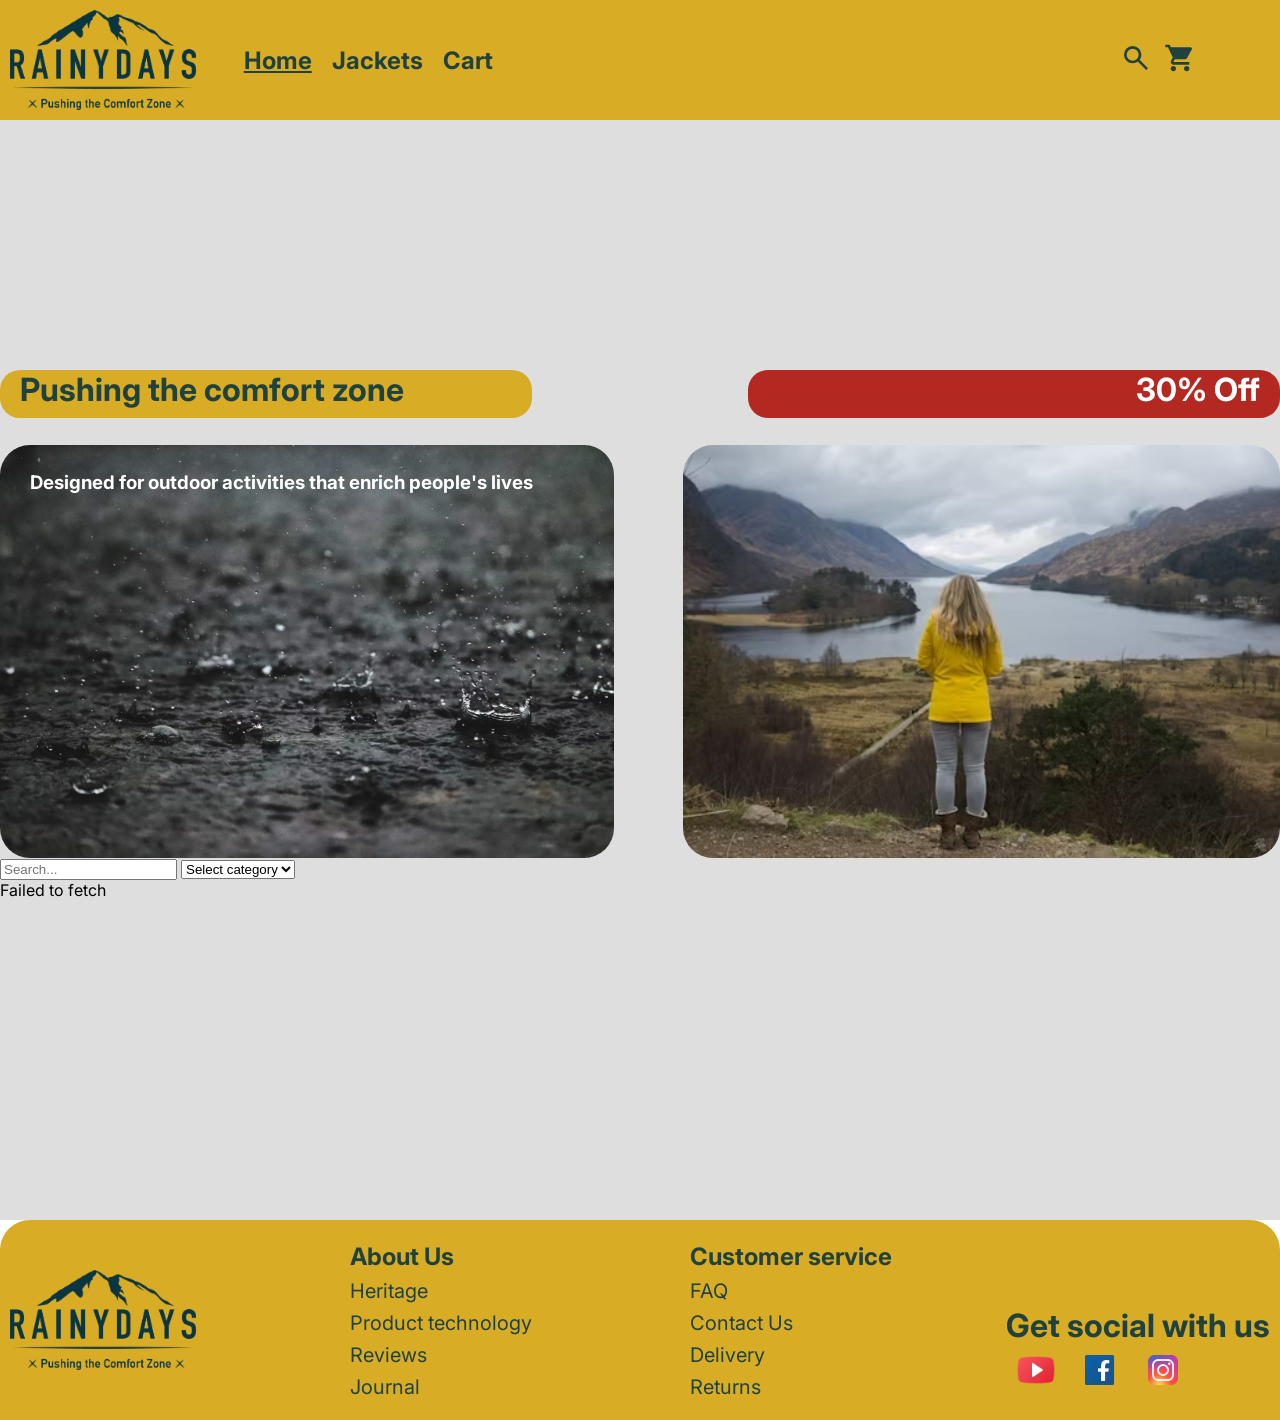
<file: index.html>
<!DOCTYPE html>
<html lang="en">
  <head>
    <meta charset="UTF-8" />
    <meta name="viewport" content="width=device-width, initial-scale=1.0" />
    <title>Rainy Days Homepage</title>
    <meta
      name="description"
      content="The home page to Rainy Days jackets. Mid range prices for durable rain jackets."
    />
    <link href="css/styles.css" rel="stylesheet" />
    <link rel="preconnect" href="https://fonts.googleapis.com" />
    <link rel="preconnect" href="https://fonts.gstatic.com" crossorigin />
    <link
      href="https://fonts.googleapis.com/css2?family=Inter:wght@100..900&display=swap"
      rel="stylesheet"
    />
    <script src="js/script.js" type="module"></script>
  </head>
  <body>
    <header>
      <img class="logo" src="images/RainyDays_Logo.png" alt="Rainy Days Logo" />
      <nav>
        <ul>
          <li class="active-nav"><a href="index.html">Home</a></li>
          <li class="hover-nav"><a href="shop.html">Jackets</a></li>
          <li class="hover-nav"><a href="cart.html">Cart</a></li>
        </ul>
      </nav>
      <div class="icons">
        <svg
          class="header-icon"
          xmlns="http://www.w3.org/2000/svg"
          width="1em"
          height="1em"
          viewBox="0 0 24 24"
        >
          <path
            fill="currentColor"
            d="m19.6 21l-6.3-6.3q-.75.6-1.725.95T9.5 16q-2.725 0-4.612-1.888T3 9.5q0-2.725 1.888-4.612T9.5 3q2.725 0 4.613 1.888T16 9.5q0 1.1-.35 2.075T14.7 13.3l6.3 6.3zM9.5 14q1.875 0 3.188-1.312T14 9.5q0-1.875-1.312-3.187T9.5 5Q7.625 5 6.313 6.313T5 9.5q0 1.875 1.313 3.188T9.5 14"
          />
        </svg>
        <a href="checkout.html"
          ><svg
            class="header-icon"
            xmlns="http://www.w3.org/2000/svg"
            width="1em"
            height="1em"
            viewBox="0 0 24 24"
          >
            <path
              fill="currentColor"
              d="M7 22q-.825 0-1.412-.587T5 20q0-.825.588-1.412T7 18q.825 0 1.413.588T9 20q0 .825-.587 1.413T7 22m10 0q-.825 0-1.412-.587T15 20q0-.825.588-1.412T17 18q.825 0 1.413.588T19 20q0 .825-.587 1.413T17 22M5.2 4h14.75q.575 0 .875.513t.025 1.037l-3.55 6.4q-.275.5-.737.775T15.55 13H8.1L7 15h12v2H7q-1.125 0-1.7-.987t-.05-1.963L6.6 11.6L3 4H1V2h3.25z"
            />
          </svg>
        </a>
      </div>
    </header>
    <main class="main-index-flex">
      <section class="slogan">
        <h1 class="h1-index">Pushing the comfort zone</h1>
        <h2 class="h2-index">30% Off</h2>
      </section>
      <section class="homepage-images">
        <div class="banner-index">
          <img
            src="images/Raindrops.jpg"
            class="banner-image"
            alt="Black and white picture of raindrops falling into a puddle"
          />
          <div class="banner-content">
            <h3>Designed for outdoor activities that enrich people's lives</h3>
          </div>
        </div>
        <img
          src="images/RainWoman.jpg"
          class="index-image"
          alt="Woman standing on a hill looking over a lake surrounded by mountains"
        />
      </section>
      <section>
        <input id="search" placeholder="Search..." />
        <select id="category">
          <option value="">Select category</option>
          <option value="male">Male</option>
          <option value="female">Female</option>
        </select>
        <div id="jackets-container" class="jackets-container">
          <p>Loading jackets...</p>
        </div>
      </section>
    </main>
    <footer>
      <img class="logo" src="images/RainyDays_Logo.png" alt="Rainy Days Logo" />
      <ul>
        <li class="footer-li hover-nav"><a href="about.html">About Us</a></li>
        <li class="hover-nav">Heritage</li>
        <li class="hover-nav">Product technology</li>
        <li class="hover-nav">Reviews</li>
        <li class="hover-nav">Journal</li>
      </ul>
      <ul>
        <li class="footer-li hover-nav">Customer service</li>
        <li class="hover-nav">FAQ</li>
        <li class="hover-nav"><a href="contact.html">Contact Us</a></li>
        <li class="hover-nav">Delivery</li>
        <li class="hover-nav">Returns</li>
      </ul>
      <div class="social-media">
        <h3>Get social with us</h3>
        <div>
          <img
            class="social-media-icon"
            src="images/youtube-icon.png"
            alt="Youtube icon"
          />
          <img
            class="social-media-icon"
            src="images/facebook-icon.png"
            alt="Facebook icon"
          />
          <img
            class="social-media-icon"
            src="images/instagram-icon.png"
            alt="Instagram icon"
          />
        </div>
      </div>
    </footer>
  </body>
</html>
</file>
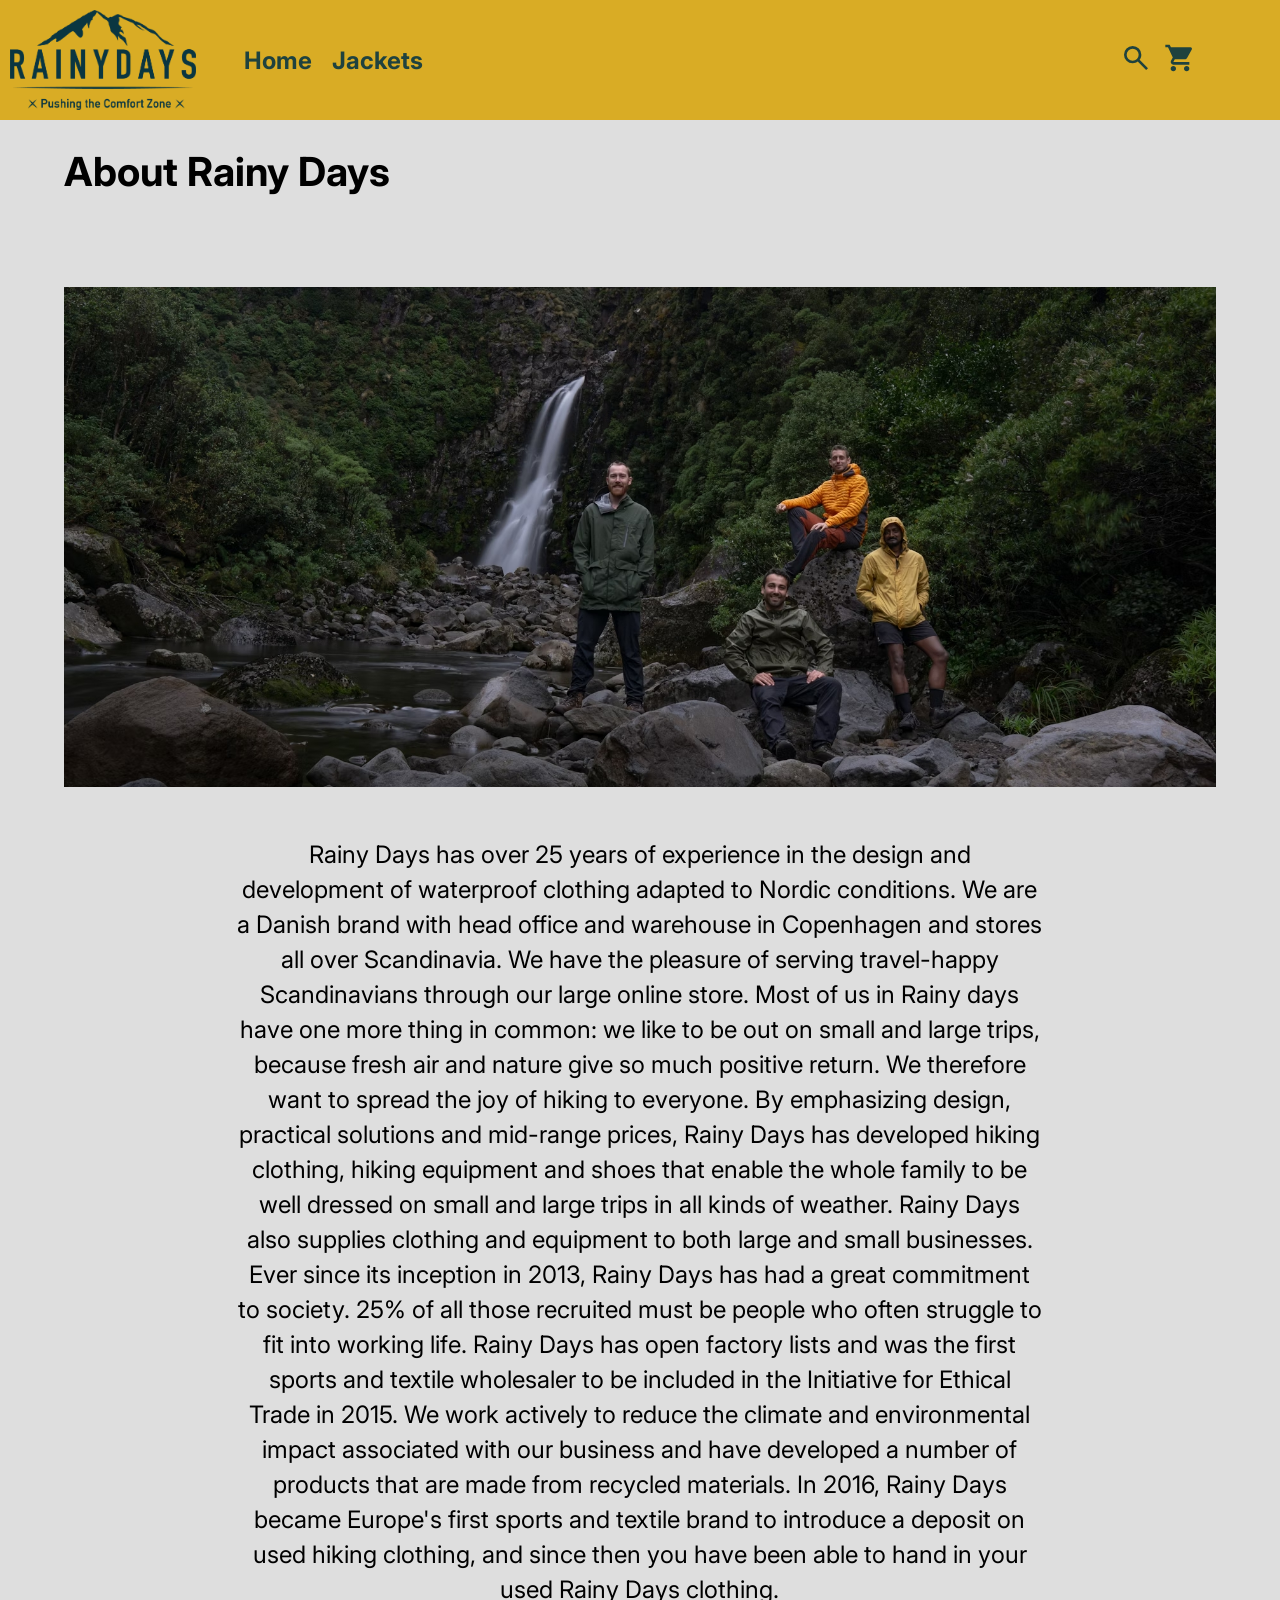
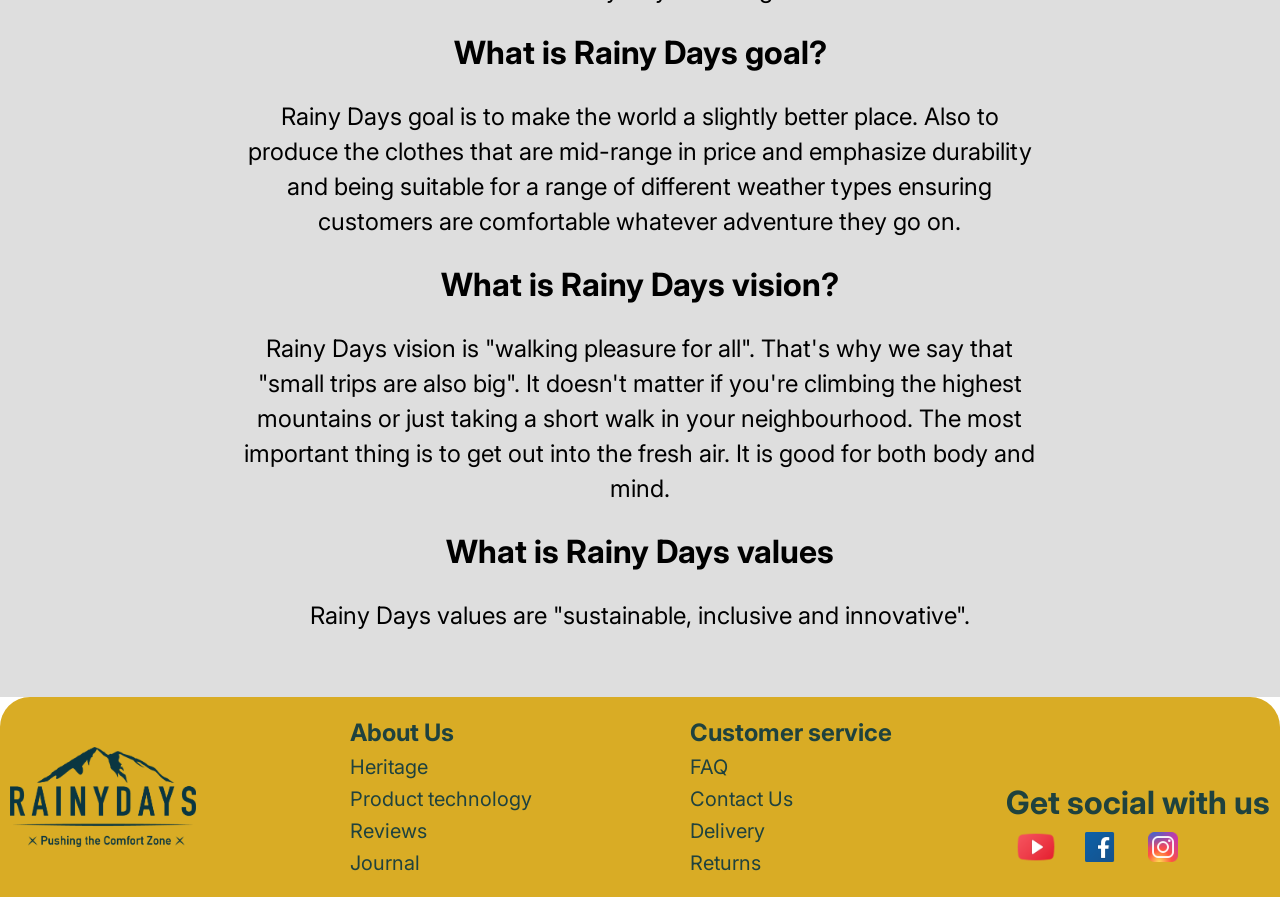
<file: about.html>
<!DOCTYPE html>
<html lang="en">
  <head>
    <meta charset="UTF-8" />
    <meta name="viewport" content="width=device-width, initial-scale=1.0" />
    <title>Rainy Days About Us</title>
    <meta name="description" content="Info about Rainy Days rain jackets." />
    <link href="css/styles.css" rel="stylesheet" />
    <link rel="preconnect" href="https://fonts.googleapis.com" />
    <link rel="preconnect" href="https://fonts.gstatic.com" crossorigin />
    <link
      href="https://fonts.googleapis.com/css2?family=Inter:wght@100..900&display=swap"
      rel="stylesheet"
    />
  </head>
  <body>
    <header>
      <img class="logo" src="images/RainyDays_Logo.png" alt="Rainy Days Logo" />
      <nav>
        <ul>
          <li class="hover-nav"><a href="index.html">Home</a></li>
          <li class="hover-nav"><a href="shop.html">Jackets</a></li>
        </ul>
      </nav>
      <div class="icons">
        <svg
          class="header-icon"
          xmlns="http://www.w3.org/2000/svg"
          width="1em"
          height="1em"
          viewBox="0 0 24 24"
        >
          <path
            fill="currentColor"
            d="m19.6 21l-6.3-6.3q-.75.6-1.725.95T9.5 16q-2.725 0-4.612-1.888T3 9.5q0-2.725 1.888-4.612T9.5 3q2.725 0 4.613 1.888T16 9.5q0 1.1-.35 2.075T14.7 13.3l6.3 6.3zM9.5 14q1.875 0 3.188-1.312T14 9.5q0-1.875-1.312-3.187T9.5 5Q7.625 5 6.313 6.313T5 9.5q0 1.875 1.313 3.188T9.5 14"
          />
        </svg>
        <a href="checkout.html"
          ><svg
            class="header-icon"
            xmlns="http://www.w3.org/2000/svg"
            width="1em"
            height="1em"
            viewBox="0 0 24 24"
          >
            <path
              fill="currentColor"
              d="M7 22q-.825 0-1.412-.587T5 20q0-.825.588-1.412T7 18q.825 0 1.413.588T9 20q0 .825-.587 1.413T7 22m10 0q-.825 0-1.412-.587T15 20q0-.825.588-1.412T17 18q.825 0 1.413.588T19 20q0 .825-.587 1.413T17 22M5.2 4h14.75q.575 0 .875.513t.025 1.037l-3.55 6.4q-.275.5-.737.775T15.55 13H8.1L7 15h12v2H7q-1.125 0-1.7-.987t-.05-1.963L6.6 11.6L3 4H1V2h3.25z"
            />
          </svg>
        </a>
      </div>
    </header>
    <main>
      <h1 class="h1-about-us">About Rainy Days</h1>
      <section class="section-about-flex">
        <img
          src="images/Waterfall.jpg"
          class="about-image"
          alt="Four men sitting on rocks, in front of a waterfall in the woods"
        />
        <article class="article-about-us">
          Rainy Days has over 25 years of experience in the design and
          development of waterproof clothing adapted to Nordic conditions. We
          are a Danish brand with head office and warehouse in Copenhagen and
          stores all over Scandinavia. We have the pleasure of serving
          travel-happy Scandinavians through our large online store. Most of us
          in Rainy days have one more thing in common: we like to be out on
          small and large trips, because fresh air and nature give so much
          positive return. We therefore want to spread the joy of hiking to
          everyone. By emphasizing design, practical solutions and mid-range
          prices, Rainy Days has developed hiking clothing, hiking equipment and
          shoes that enable the whole family to be well dressed on small and
          large trips in all kinds of weather. Rainy Days also supplies clothing
          and equipment to both large and small businesses. Ever since its
          inception in 2013, Rainy Days has had a great commitment to society.
          25% of all those recruited must be people who often struggle to fit
          into working life. Rainy Days has open factory lists and was the first
          sports and textile wholesaler to be included in the Initiative for
          Ethical Trade in 2015. We work actively to reduce the climate and
          environmental impact associated with our business and have developed a
          number of products that are made from recycled materials. In 2016,
          Rainy Days became Europe's first sports and textile brand to introduce
          a deposit on used hiking clothing, and since then you have been able
          to hand in your used Rainy Days clothing.
        </article>
        <h2 class="h2-about-us">What is Rainy Days goal?</h2>
        <article class="article-about-us">
          Rainy Days goal is to make the world a slightly better place. Also to
          produce the clothes that are mid-range in price and emphasize
          durability and being suitable for a range of different weather types
          ensuring customers are comfortable whatever adventure they go on.
        </article>
        <h2 class="h2-about-us">What is Rainy Days vision?</h2>
        <article class="article-about-us">
          Rainy Days vision is "walking pleasure for all". That's why we say
          that "small trips are also big". It doesn't matter if you're climbing
          the highest mountains or just taking a short walk in your
          neighbourhood. The most important thing is to get out into the fresh
          air. It is good for both body and mind.
        </article>
        <h2 class="h2-about-us">What is Rainy Days values</h2>
        <article class="article-about-us">
          Rainy Days values are "sustainable, inclusive and innovative".
        </article>
      </section>
    </main>
    <footer>
      <img class="logo" src="images/RainyDays_Logo.png" alt="Rainy Days Logo" />
      <ul>
        <li class="footer-li hover-nav"><a href="about.html">About Us</a></li>
        <li class="hover-nav">Heritage</li>
        <li class="hover-nav">Product technology</li>
        <li class="hover-nav">Reviews</li>
        <li class="hover-nav">Journal</li>
      </ul>
      <ul>
        <li class="footer-li hover-nav">Customer service</li>
        <li class="hover-nav">FAQ</li>
        <li class="hover-nav"><a href="contact.html">Contact Us</a></li>
        <li class="hover-nav">Delivery</li>
        <li class="hover-nav">Returns</li>
      </ul>
      <div class="social-media">
        <h3>Get social with us</h3>
        <div>
          <img
            class="social-media-icon"
            src="images/youtube-icon.png"
            alt="Youtube icon"
          />
          <img
            class="social-media-icon"
            src="images/facebook-icon.png"
            alt="Facebook icon"
          />
          <img
            class="social-media-icon"
            src="images/instagram-icon.png"
            alt="Instagram icon"
          />
        </div>
      </div>
    </footer>
  </body>
</html>
</file>
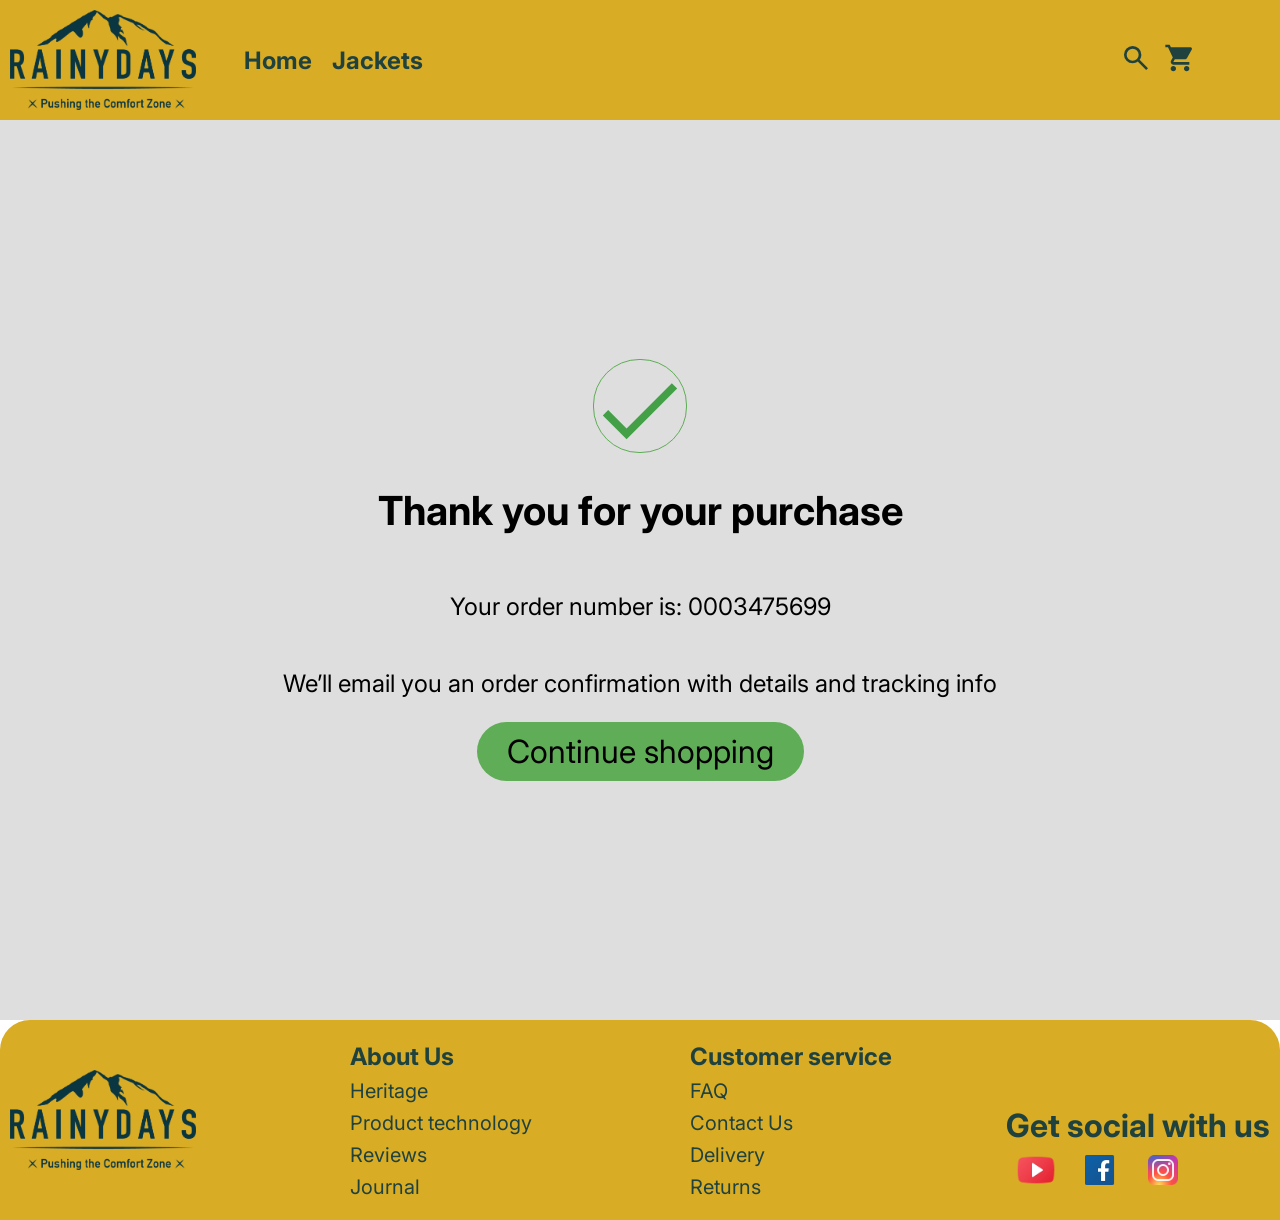
<file: checkout-success.html>
<!DOCTYPE html>
<html lang="en">
  <head>
    <meta charset="UTF-8" />
    <meta name="viewport" content="width=device-width, initial-scale=1.0" />
    <title>Rainy Days Checkout Success</title>
    <meta
      name="description"
      content="Checkout succes page for Rainy Days jacket."
    />
    <link href="css/styles.css" rel="stylesheet" />
    <link rel="preconnect" href="https://fonts.googleapis.com" />
    <link rel="preconnect" href="https://fonts.gstatic.com" crossorigin />
    <link
      href="https://fonts.googleapis.com/css2?family=Inter:wght@100..900&display=swap"
      rel="stylesheet"
    />
  </head>
  <body>
    <header>
      <img class="logo" src="images/RainyDays_Logo.png" alt="Rainy Days Logo" />
      <nav>
        <ul>
          <li class="hover-nav"><a href="index.html">Home</a></li>
          <li class="hover-nav"><a href="shop.html">Jackets</a></li>
        </ul>
      </nav>
      <div class="icons">
        <svg
          class="header-icon"
          xmlns="http://www.w3.org/2000/svg"
          width="1em"
          height="1em"
          viewBox="0 0 24 24"
        >
          <path
            fill="currentColor"
            d="m19.6 21l-6.3-6.3q-.75.6-1.725.95T9.5 16q-2.725 0-4.612-1.888T3 9.5q0-2.725 1.888-4.612T9.5 3q2.725 0 4.613 1.888T16 9.5q0 1.1-.35 2.075T14.7 13.3l6.3 6.3zM9.5 14q1.875 0 3.188-1.312T14 9.5q0-1.875-1.312-3.187T9.5 5Q7.625 5 6.313 6.313T5 9.5q0 1.875 1.313 3.188T9.5 14"
          />
        </svg>
        <a href="checkout.html"
          ><svg
            class="header-icon"
            xmlns="http://www.w3.org/2000/svg"
            width="1em"
            height="1em"
            viewBox="0 0 24 24"
          >
            <path
              fill="currentColor"
              d="M7 22q-.825 0-1.412-.587T5 20q0-.825.588-1.412T7 18q.825 0 1.413.588T9 20q0 .825-.587 1.413T7 22m10 0q-.825 0-1.412-.587T15 20q0-.825.588-1.412T17 18q.825 0 1.413.588T19 20q0 .825-.587 1.413T17 22M5.2 4h14.75q.575 0 .875.513t.025 1.037l-3.55 6.4q-.275.5-.737.775T15.55 13H8.1L7 15h12v2H7q-1.125 0-1.7-.987t-.05-1.963L6.6 11.6L3 4H1V2h3.25z"
            />
          </svg>
        </a>
      </div>
    </header>
    <main class="checkout-success-flex">
      <section class="checkout-success-section">
        <svg
          class="checkout-success-checkmark"
          xmlns="http://www.w3.org/2000/svg"
          width="1em"
          height="1em"
          viewBox="0 0 48 48"
        >
          <path
            fill="#43a047"
            d="M40.6 12.1L17 35.7l-9.6-9.6L4.6 29L17 41.3l26.4-26.4z"
          />
        </svg>
        <h1 class="checkout-success-h1">Thank you for your purchase</h1>
        <p class="order-confirmation">Your order number is: 0003475699</p>
        <p class="order-confirmation">
          We’ll email you an order confirmation with details and tracking info
        </p>
        <a href="shop.html" class="cta-checkout-success">Continue shopping</a>
      </section>
    </main>
    <footer>
      <img class="logo" src="images/RainyDays_Logo.png" alt="Rainy Days Logo" />
      <ul>
        <li class="footer-li hover-nav"><a href="about.html">About Us</a></li>
        <li class="hover-nav">Heritage</li>
        <li class="hover-nav">Product technology</li>
        <li class="hover-nav">Reviews</li>
        <li class="hover-nav">Journal</li>
      </ul>
      <ul>
        <li class="footer-li hover-nav">Customer service</li>
        <li class="hover-nav">FAQ</li>
        <li class="hover-nav"><a href="contact.html">Contact Us</a></li>
        <li class="hover-nav">Delivery</li>
        <li class="hover-nav">Returns</li>
      </ul>
      <div class="social-media">
        <h3>Get social with us</h3>
        <div>
          <img
            class="social-media-icon"
            src="images/youtube-icon.png"
            alt="Youtube icon"
          />
          <img
            class="social-media-icon"
            src="images/facebook-icon.png"
            alt="Facebook icon"
          />
          <img
            class="social-media-icon"
            src="images/instagram-icon.png"
            alt="Instagram icon"
          />
        </div>
      </div>
    </footer>
  </body>
</html>
</file>
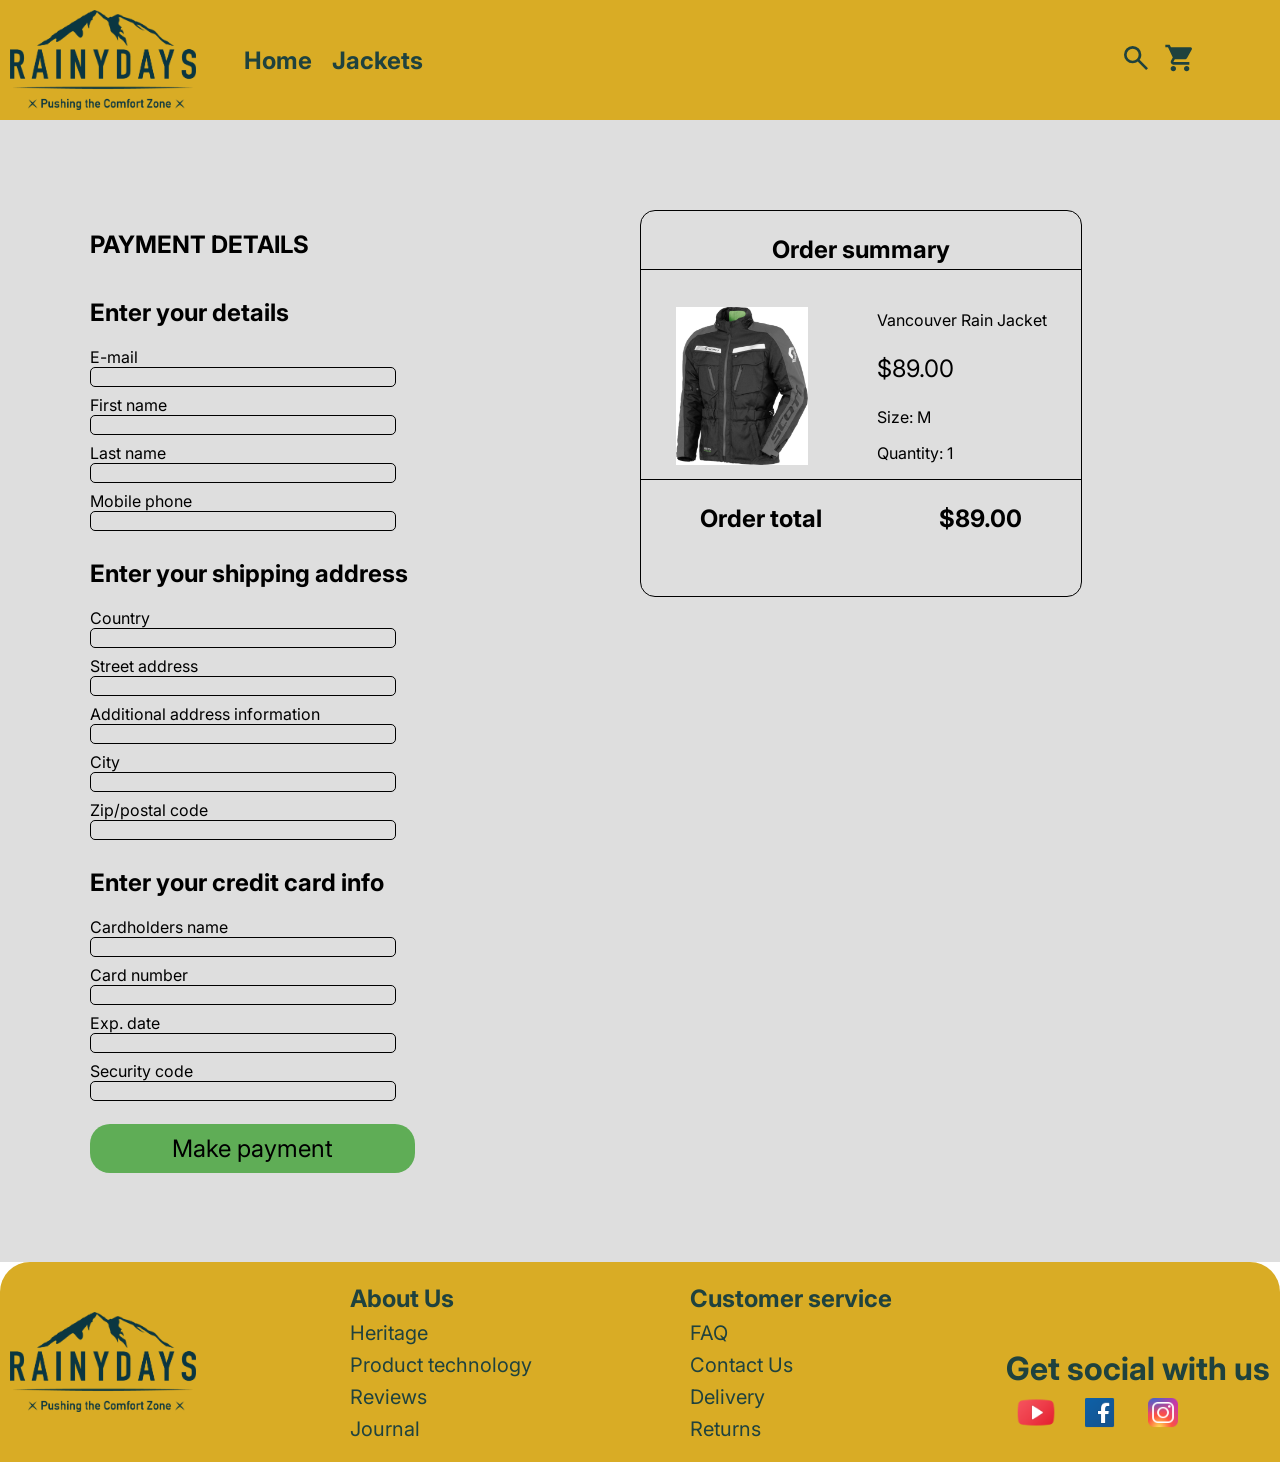
<file: checkout.html>
<!DOCTYPE html>
<html lang="en">
  <head>
    <meta charset="UTF-8" />
    <meta name="viewport" content="width=device-width, initial-scale=1.0" />
    <title>Rainy Days Checkout Page</title>
    <meta
      name="description"
      content="Checkout page and order summary for Rainy Days product."
    />
    <link href="css/styles.css" rel="stylesheet" />
    <link rel="preconnect" href="https://fonts.googleapis.com" />
    <link rel="preconnect" href="https://fonts.gstatic.com" crossorigin />
    <link
      href="https://fonts.googleapis.com/css2?family=Inter:wght@100..900&display=swap"
      rel="stylesheet"
    />
  </head>
  <body>
    <header>
      <img class="logo" src="images/RainyDays_Logo.png" alt="Rainy Days Logo" />
      <nav>
        <ul>
          <li class="hover-nav"><a href="index.html">Home</a></li>
          <li class="hover-nav"><a href="shop.html">Jackets</a></li>
        </ul>
      </nav>
      <div class="icons">
        <svg
          class="header-icon"
          xmlns="http://www.w3.org/2000/svg"
          width="1em"
          height="1em"
          viewBox="0 0 24 24"
        >
          <path
            fill="currentColor"
            d="m19.6 21l-6.3-6.3q-.75.6-1.725.95T9.5 16q-2.725 0-4.612-1.888T3 9.5q0-2.725 1.888-4.612T9.5 3q2.725 0 4.613 1.888T16 9.5q0 1.1-.35 2.075T14.7 13.3l6.3 6.3zM9.5 14q1.875 0 3.188-1.312T14 9.5q0-1.875-1.312-3.187T9.5 5Q7.625 5 6.313 6.313T5 9.5q0 1.875 1.313 3.188T9.5 14"
          />
        </svg>
        <a href="checkout.html"
          ><svg
            class="header-icon"
            xmlns="http://www.w3.org/2000/svg"
            width="1em"
            height="1em"
            viewBox="0 0 24 24"
          >
            <path
              fill="currentColor"
              d="M7 22q-.825 0-1.412-.587T5 20q0-.825.588-1.412T7 18q.825 0 1.413.588T9 20q0 .825-.587 1.413T7 22m10 0q-.825 0-1.412-.587T15 20q0-.825.588-1.412T17 18q.825 0 1.413.588T19 20q0 .825-.587 1.413T17 22M5.2 4h14.75q.575 0 .875.513t.025 1.037l-3.55 6.4q-.275.5-.737.775T15.55 13H8.1L7 15h12v2H7q-1.125 0-1.7-.987t-.05-1.963L6.6 11.6L3 4H1V2h3.25z"
            />
          </svg>
        </a>
      </div>
    </header>
    <main class="main-grid-checkout">
      <section class="section-flex-checkout">
        <h1>PAYMENT DETAILS</h1>
        <h2>Enter your details</h2>
        <div>
          <label for="email">E-mail</label>
          <input type="text" class="form-input checkout-input" id="email" />
          <label for="firstname">First name</label>
          <input type="text" class="form-input checkout-input" id="firstname" />
          <label for="lastname">Last name</label>
          <input type="text" class="form-input checkout-input" id="lastname" />
          <label for="mobilephone">Mobile phone</label>
          <input
            type="text"
            class="form-input checkout-input"
            id="mobilephone"
          />
        </div>
        <h2>Enter your shipping address</h2>
        <div>
          <label for="country">Country</label>
          <input type="text" class="form-input checkout-input" id="country" />
          <label for="streetaddress">Street address</label>
          <input
            type="text"
            class="form-input checkout-input"
            id="streetaddress"
          />
          <label for="additionaladdressinformation"
            >Additional address information</label
          >
          <input
            type="text"
            class="form-input checkout-input"
            id="additionaladdressinformation"
          />
          <label for="city">City</label>
          <input type="text" class="form-input checkout-input" id="city" />
          <label for="zippostalcode">Zip/postal code</label>
          <input
            type="text"
            class="form-input checkout-input"
            id="zippostalcode"
          />
        </div>
        <h2>Enter your credit card info</h2>
        <div>
          <label for="cardholdersname">Cardholders name</label>
          <input
            type="text"
            class="form-input checkout-input"
            id="cardholdersname"
          />
          <label for="cardnumber">Card number</label>
          <input
            type="text"
            class="form-input checkout-input"
            id="cardnumber"
          />
          <label for="expdate">Exp. date</label>
          <input type="text" class="form-input checkout-input" id="expdate" />
          <label for="securitycode">Security code</label>
          <input
            type="text"
            class="form-input checkout-input"
            id="securitycode"
          />
        </div>
        <a href="checkout-success.html" class="cta-checkout">Make payment</a>
      </section>
      <section class="order-summary-section">
        <h3 class="h3-checkout">Order summary</h3>
        <div class="order-info">
          <img
            src="images/RainyDays_Jacket6.jpg"
            alt="Product image of a black Vancouver rain jacket"
            class="summary-image"
          />
          <div>
            <p class="jacket-info">Vancouver Rain Jacket</p>
            <p class="jacket-price">$89.00</p>
            <p class="jacket-info">Size: M</p>
            <p class="jacket-info">Quantity: 1</p>
          </div>
        </div>
        <div class="order-price">
          <p>Order total</p>
          <p>$89.00</p>
        </div>
      </section>
    </main>
    <footer>
      <img class="logo" src="images/RainyDays_Logo.png" alt="Rainy Days Logo" />
      <ul>
        <li class="footer-li hover-nav"><a href="about.html">About Us</a></li>
        <li class="hover-nav">Heritage</li>
        <li class="hover-nav">Product technology</li>
        <li class="hover-nav">Reviews</li>
        <li class="hover-nav">Journal</li>
      </ul>
      <ul>
        <li class="footer-li hover-nav">Customer service</li>
        <li class="hover-nav">FAQ</li>
        <li class="hover-nav"><a href="contact.html">Contact Us</a></li>
        <li class="hover-nav">Delivery</li>
        <li class="hover-nav">Returns</li>
      </ul>
      <div class="social-media">
        <h3>Get social with us</h3>
        <div>
          <img
            class="social-media-icon"
            src="images/youtube-icon.png"
            alt="Youtube icon"
          />
          <img
            class="social-media-icon"
            src="images/facebook-icon.png"
            alt="Facebook icon"
          />
          <img
            class="social-media-icon"
            src="images/instagram-icon.png"
            alt="Instagram icon"
          />
        </div>
      </div>
    </footer>
  </body>
</html>
</file>
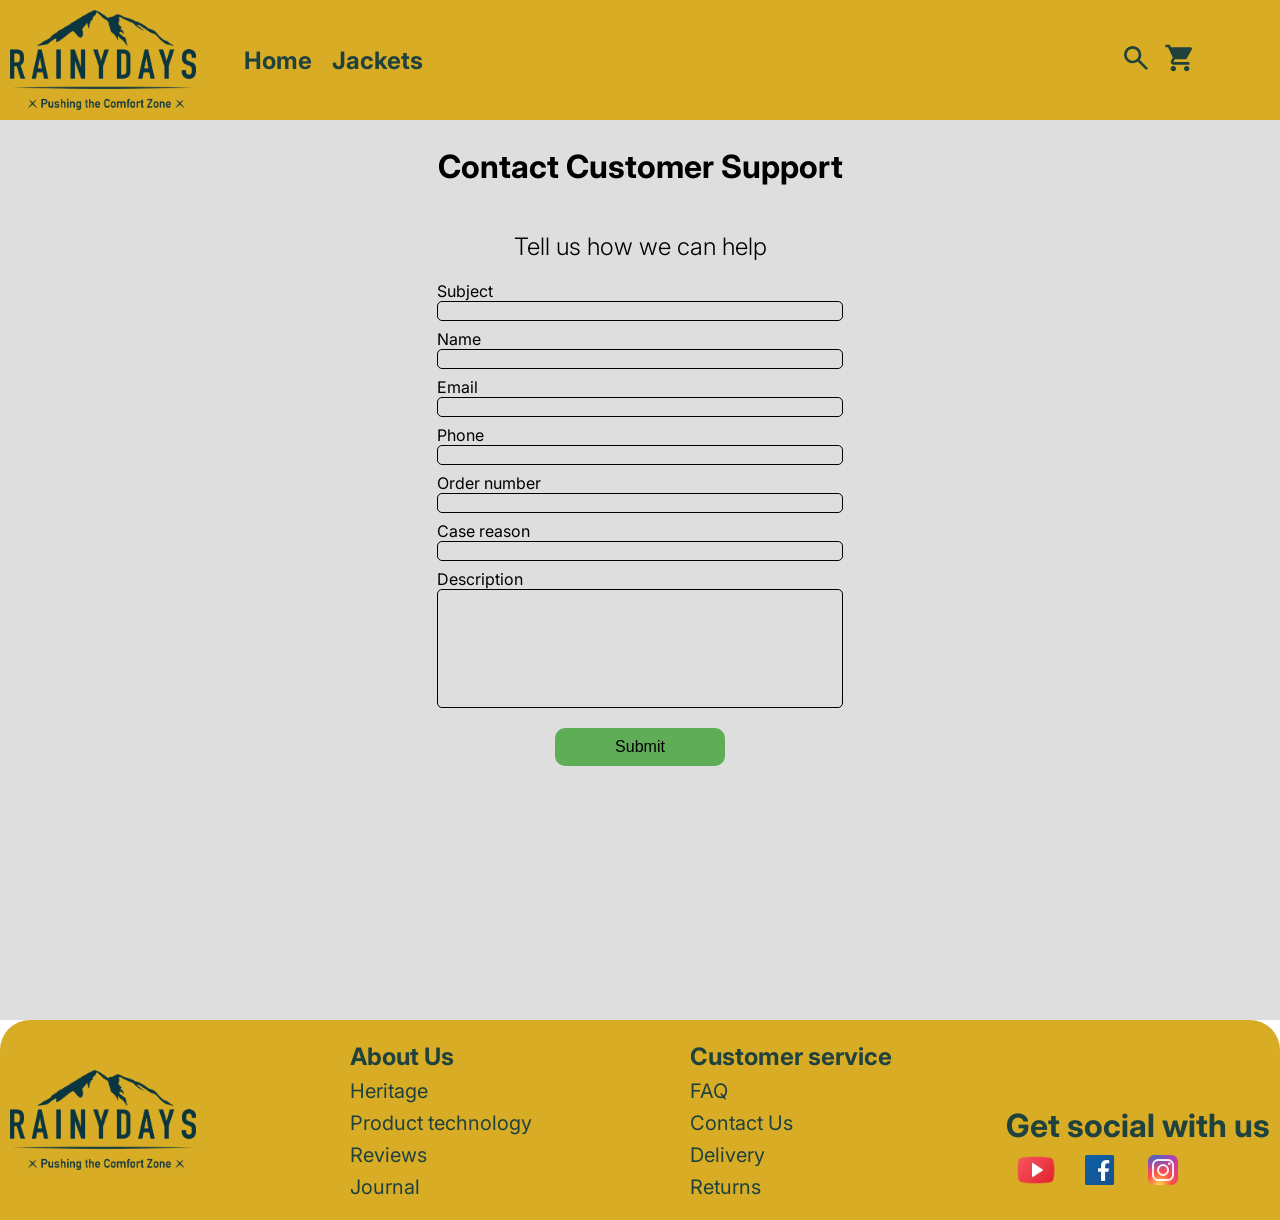
<file: contact.html>
<!DOCTYPE html>
<html lang="en">
  <head>
    <meta charset="UTF-8" />
    <meta name="viewport" content="width=device-width, initial-scale=1.0" />
    <title>Rainy Days Contact Us</title>
    <meta name="description" content="Rainy Days contact us form." />
    <link href="css/styles.css" rel="stylesheet" />
    <link rel="preconnect" href="https://fonts.googleapis.com" />
    <link rel="preconnect" href="https://fonts.gstatic.com" crossorigin />
    <link
      href="https://fonts.googleapis.com/css2?family=Inter:wght@100..900&display=swap"
      rel="stylesheet"
    />
  </head>
  <body>
    <header>
      <img class="logo" src="images/RainyDays_Logo.png" alt="Rainy Days Logo" />
      <nav>
        <ul>
          <li class="hover-nav"><a href="index.html">Home</a></li>
          <li class="hover-nav"><a href="shop.html">Jackets</a></li>
        </ul>
      </nav>
      <div class="icons">
        <svg
          class="header-icon"
          xmlns="http://www.w3.org/2000/svg"
          width="1em"
          height="1em"
          viewBox="0 0 24 24"
        >
          <path
            fill="currentColor"
            d="m19.6 21l-6.3-6.3q-.75.6-1.725.95T9.5 16q-2.725 0-4.612-1.888T3 9.5q0-2.725 1.888-4.612T9.5 3q2.725 0 4.613 1.888T16 9.5q0 1.1-.35 2.075T14.7 13.3l6.3 6.3zM9.5 14q1.875 0 3.188-1.312T14 9.5q0-1.875-1.312-3.187T9.5 5Q7.625 5 6.313 6.313T5 9.5q0 1.875 1.313 3.188T9.5 14"
          />
        </svg>
        <a href="checkout.html"
          ><svg
            class="header-icon"
            xmlns="http://www.w3.org/2000/svg"
            width="1em"
            height="1em"
            viewBox="0 0 24 24"
          >
            <path
              fill="currentColor"
              d="M7 22q-.825 0-1.412-.587T5 20q0-.825.588-1.412T7 18q.825 0 1.413.588T9 20q0 .825-.587 1.413T7 22m10 0q-.825 0-1.412-.587T15 20q0-.825.588-1.412T17 18q.825 0 1.413.588T19 20q0 .825-.587 1.413T17 22M5.2 4h14.75q.575 0 .875.513t.025 1.037l-3.55 6.4q-.275.5-.737.775T15.55 13H8.1L7 15h12v2H7q-1.125 0-1.7-.987t-.05-1.963L6.6 11.6L3 4H1V2h3.25z"
            />
          </svg>
        </a>
      </div>
    </header>
    <main>
      <section class="section-contact-flex">
        <h1 class="h1-contact">Contact Customer Support</h1>
        <h2 class="h2-contact">Tell us how we can help</h2>
        <form>
          <label for="subject">Subject</label>
          <input type="text" class="form-input" id="subject" />
          <label for="name">Name</label>
          <input type="text" class="form-input" id="name" />
          <label for="email">Email</label>
          <input type="text" class="form-input" id="email" />
          <label for="phone">Phone</label>
          <input type="text" class="form-input" id="phone" />
          <label for="ordernumber">Order number</label>
          <input type="text" class="form-input" id="ordernumber" />
          <label for="casereason">Case reason</label>
          <input type="text" class="form-input" id="casereason" />
          <label for="description">Description</label>
          <input
            type="text"
            class="form-input description-contact"
            id="description"
          />
        </form>
        <button class="cta-contact-us">Submit</button>
      </section>
    </main>
    <footer>
      <img class="logo" src="images/RainyDays_Logo.png" alt="Rainy Days Logo" />
      <ul>
        <li class="footer-li hover-nav"><a href="about.html">About Us</a></li>
        <li class="hover-nav">Heritage</li>
        <li class="hover-nav">Product technology</li>
        <li class="hover-nav">Reviews</li>
        <li class="hover-nav">Journal</li>
      </ul>
      <ul>
        <li class="footer-li hover-nav">Customer service</li>
        <li class="hover-nav">FAQ</li>
        <li class="hover-nav"><a href="contact.html">Contact Us</a></li>
        <li class="hover-nav">Delivery</li>
        <li class="hover-nav">Returns</li>
      </ul>
      <div class="social-media">
        <h3>Get social with us</h3>
        <div>
          <img
            class="social-media-icon"
            src="images/youtube-icon.png"
            alt="Youtube icon"
          />
          <img
            class="social-media-icon"
            src="images/facebook-icon.png"
            alt="Facebook icon"
          />
          <img
            class="social-media-icon"
            src="images/instagram-icon.png"
            alt="Instagram icon"
          />
        </div>
      </div>
    </footer>
  </body>
</html>
</file>
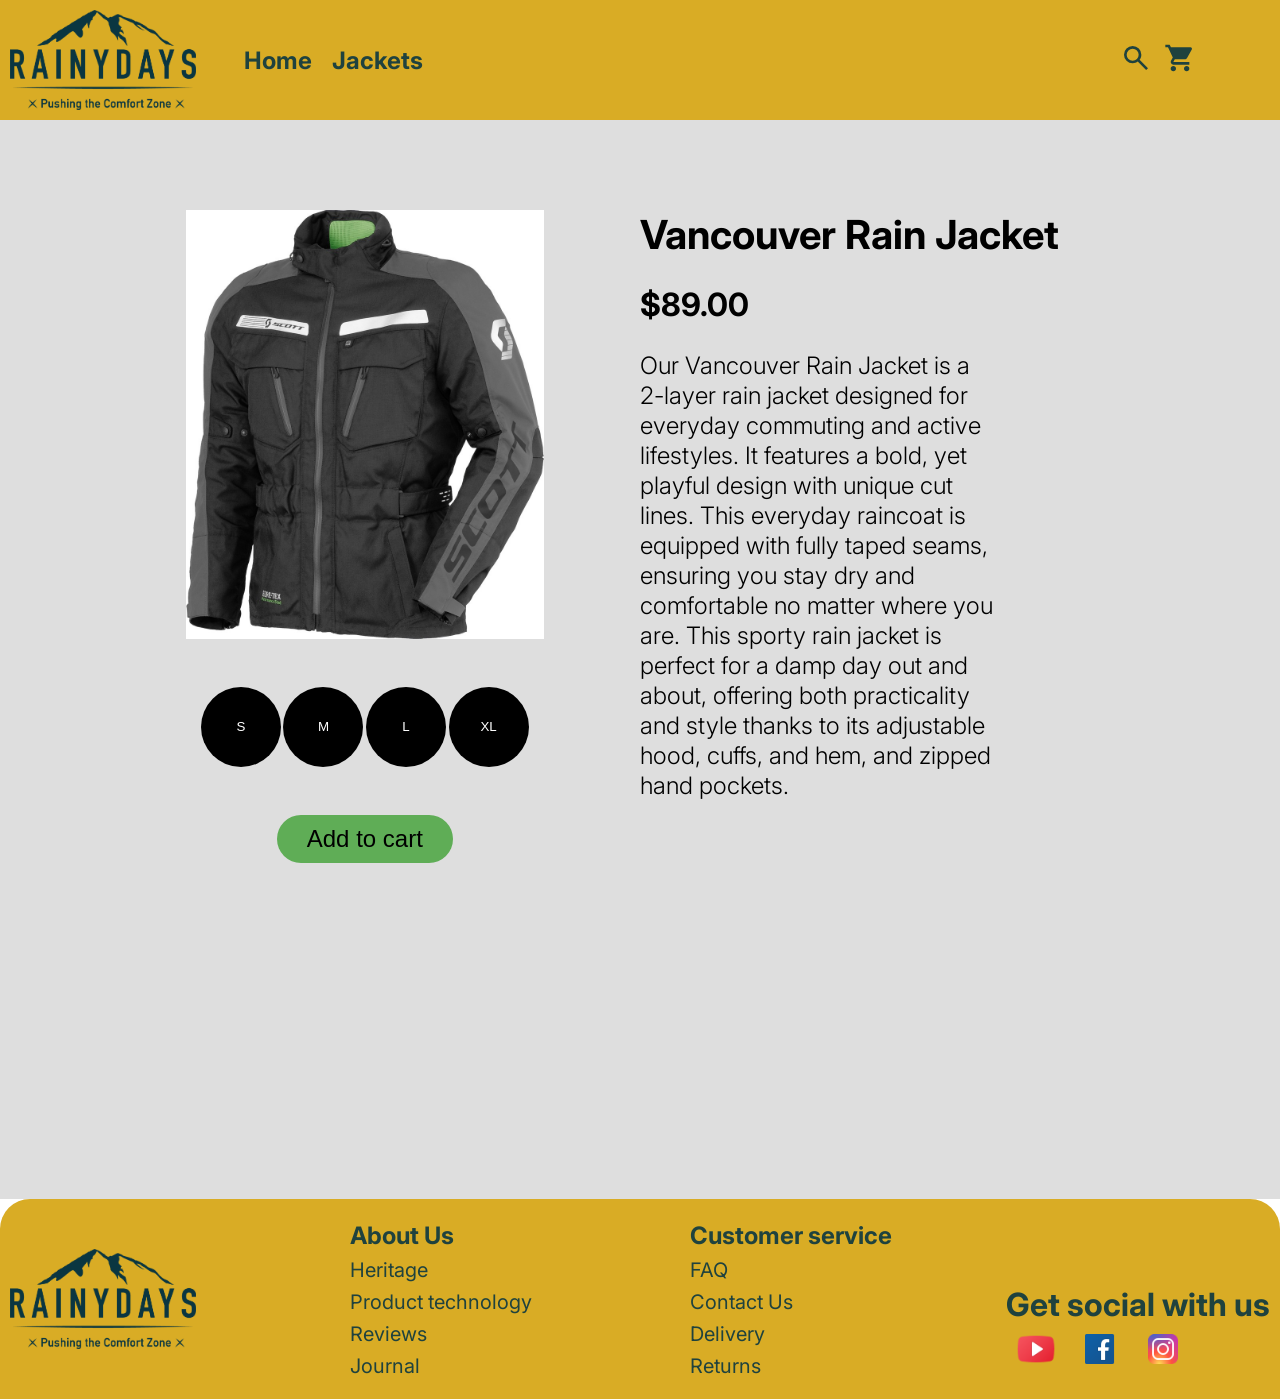
<file: product.html>
<!DOCTYPE html>
<html lang="en">
  <head>
    <meta charset="UTF-8" />
    <meta name="viewport" content="width=device-width, initial-scale=1.0" />
    <title>Rainy Days Product Page</title>
    <meta
      name="description"
      content="Vancouver Rain Jacket from Rainy Days jackets."
    />
    <link href="css/styles.css" rel="stylesheet" />
    <link rel="preconnect" href="https://fonts.googleapis.com" />
    <link rel="preconnect" href="https://fonts.gstatic.com" crossorigin />
    <link
      href="https://fonts.googleapis.com/css2?family=Inter:wght@100..900&display=swap"
      rel="stylesheet"
    />
  </head>
  <body>
    <header>
      <img class="logo" src="images/RainyDays_Logo.png" alt="Rainy Days Logo" />
      <nav>
        <ul>
          <li class="hover-nav"><a href="index.html">Home</a></li>
          <li class="hover-nav"><a href="shop.html">Jackets</a></li>
        </ul>
      </nav>
      <div class="icons">
        <svg
          class="header-icon"
          xmlns="http://www.w3.org/2000/svg"
          width="1em"
          height="1em"
          viewBox="0 0 24 24"
        >
          <path
            fill="currentColor"
            d="m19.6 21l-6.3-6.3q-.75.6-1.725.95T9.5 16q-2.725 0-4.612-1.888T3 9.5q0-2.725 1.888-4.612T9.5 3q2.725 0 4.613 1.888T16 9.5q0 1.1-.35 2.075T14.7 13.3l6.3 6.3zM9.5 14q1.875 0 3.188-1.312T14 9.5q0-1.875-1.312-3.187T9.5 5Q7.625 5 6.313 6.313T5 9.5q0 1.875 1.313 3.188T9.5 14"
          />
        </svg>
        <a href="checkout.html"
          ><svg
            class="header-icon"
            xmlns="http://www.w3.org/2000/svg"
            width="1em"
            height="1em"
            viewBox="0 0 24 24"
          >
            <path
              fill="currentColor"
              d="M7 22q-.825 0-1.412-.587T5 20q0-.825.588-1.412T7 18q.825 0 1.413.588T9 20q0 .825-.587 1.413T7 22m10 0q-.825 0-1.412-.587T15 20q0-.825.588-1.412T17 18q.825 0 1.413.588T19 20q0 .825-.587 1.413T17 22M5.2 4h14.75q.575 0 .875.513t.025 1.037l-3.55 6.4q-.275.5-.737.775T15.55 13H8.1L7 15h12v2H7q-1.125 0-1.7-.987t-.05-1.963L6.6 11.6L3 4H1V2h3.25z"
            />
          </svg>
        </a>
      </div>
    </header>
    <main class="main-grid-product">
      <section>
        <div class="product-sizes-flex">
          <img
            src="images/RainyDays_Jacket6.jpg"
            alt="Product image of a black Vancouver rain jacket"
            class="product-image"
          />
          <div class="buttons-container">
            <button class="size-button">S</button>
            <button class="size-button">M</button>
            <button class="size-button">L</button>
            <button class="size-button">XL</button>
          </div>
          <button class="cta-product">Add to cart</button>
        </div>
      </section>
      <section>
        <h1 class="h1-product">Vancouver Rain Jacket</h1>
        <h2 class="h2-product">$89.00</h2>
        <article class="article-product">
          Our Vancouver Rain Jacket is a 2-layer rain jacket designed for
          everyday commuting and active lifestyles. It features a bold, yet
          playful design with unique cut lines. This everyday raincoat is
          equipped with fully taped seams, ensuring you stay dry and comfortable
          no matter where you are. This sporty rain jacket is perfect for a damp
          day out and about, offering both practicality and style thanks to its
          adjustable hood, cuffs, and hem, and zipped hand pockets.
        </article>
      </section>
    </main>
    <footer>
      <img class="logo" src="images/RainyDays_Logo.png" alt="Rainy Days Logo" />
      <ul>
        <li class="footer-li hover-nav"><a href="about.html">About Us</a></li>
        <li class="hover-nav">Heritage</li>
        <li class="hover-nav">Product technology</li>
        <li class="hover-nav">Reviews</li>
        <li class="hover-nav">Journal</li>
      </ul>
      <ul>
        <li class="footer-li hover-nav">Customer service</li>
        <li class="hover-nav">FAQ</li>
        <li class="hover-nav"><a href="contact.html">Contact Us</a></li>
        <li class="hover-nav">Delivery</li>
        <li class="hover-nav">Returns</li>
      </ul>
      <div class="social-media">
        <h3>Get social with us</h3>
        <div>
          <img
            class="social-media-icon"
            src="images/youtube-icon.png"
            alt="Youtube icon"
          />
          <img
            class="social-media-icon"
            src="images/facebook-icon.png"
            alt="Facebook icon"
          />
          <img
            class="social-media-icon"
            src="images/instagram-icon.png"
            alt="Instagram icon"
          />
        </div>
      </div>
    </footer>
  </body>
</html>
</file>
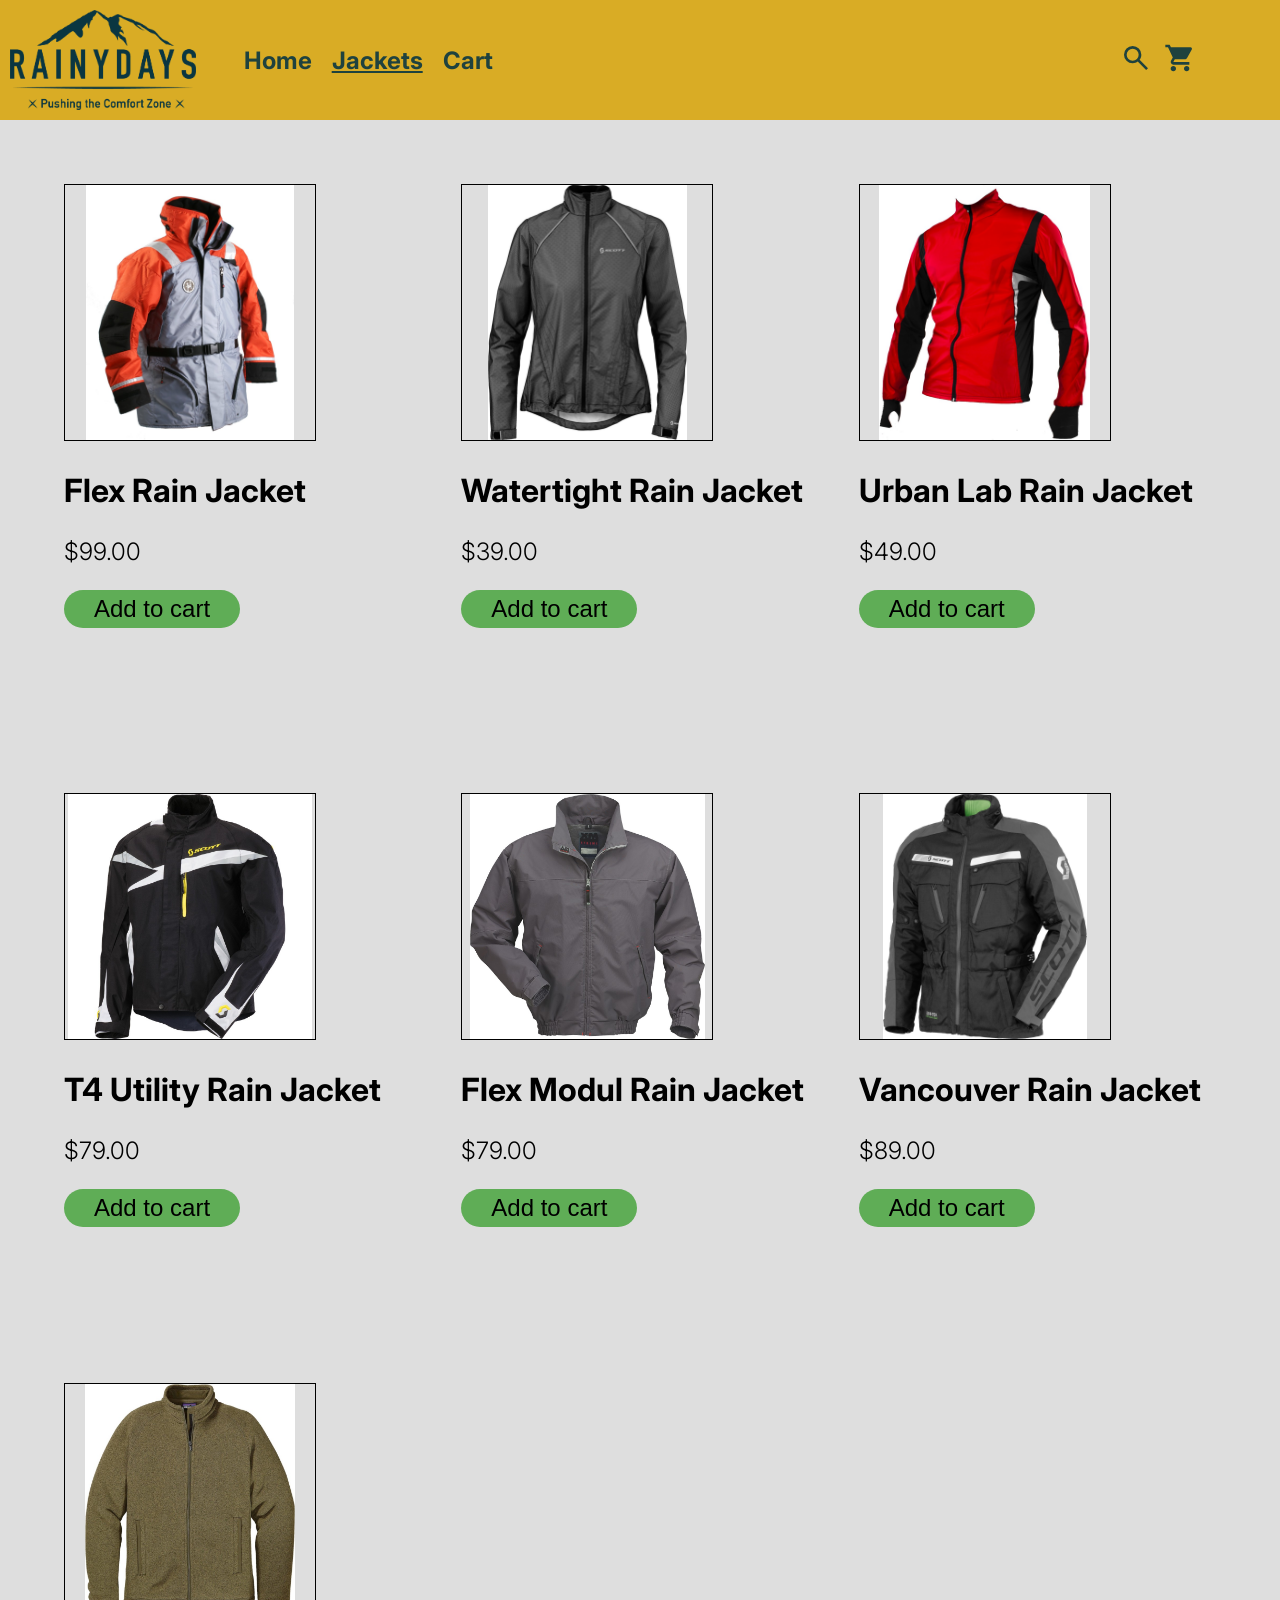
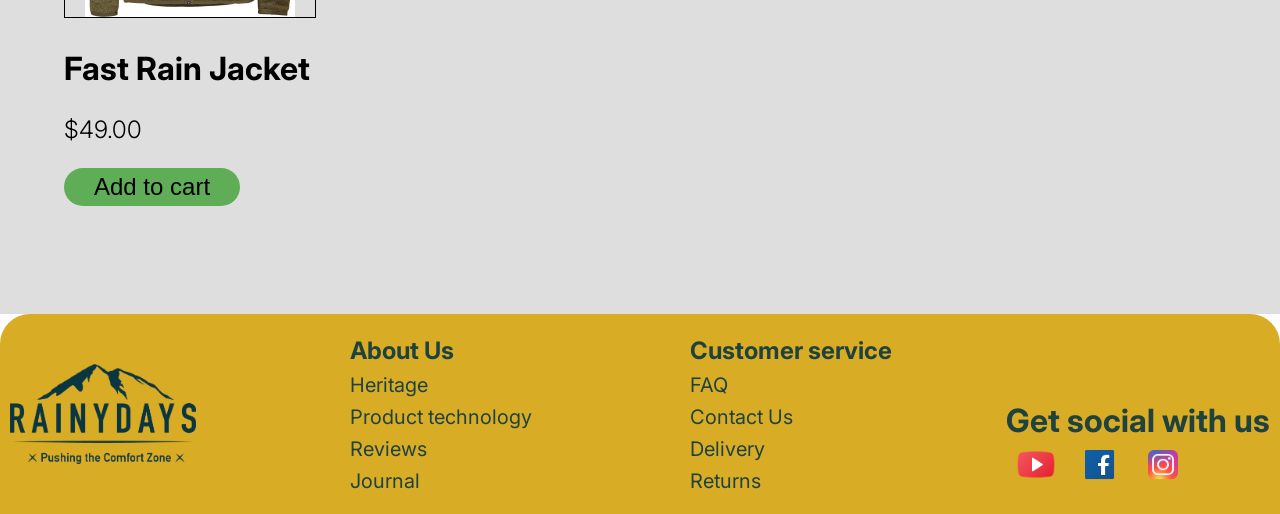
<file: shop.html>
<!DOCTYPE html>
<html lang="en">
  <head>
    <meta charset="UTF-8" />
    <meta name="viewport" content="width=device-width, initial-scale=1.0" />
    <title>Rainy Days Shop Jackets</title>
    <meta
      name="description"
      content="Shop for Rainy Days jackets at mid range prices."
    />
    <link href="css/styles.css" rel="stylesheet" />
    <link rel="preconnect" href="https://fonts.googleapis.com" />
    <link rel="preconnect" href="https://fonts.gstatic.com" crossorigin />
    <link
      href="https://fonts.googleapis.com/css2?family=Inter:wght@100..900&display=swap"
      rel="stylesheet"
    />
  </head>
  <body>
    <header>
      <img class="logo" src="images/RainyDays_Logo.png" alt="Rainy Days Logo" />
      <nav>
        <ul>
          <li class="hover-nav"><a href="index.html">Home</a></li>
          <li class="active-nav"><a href="shop.html">Jackets</a></li>
          <li class="hover-nav"><a href="cart.html">Cart</a></li>
        </ul>
      </nav>
      <div class="icons">
        <svg
          class="header-icon"
          xmlns="http://www.w3.org/2000/svg"
          width="1em"
          height="1em"
          viewBox="0 0 24 24"
        >
          <path
            fill="currentColor"
            d="m19.6 21l-6.3-6.3q-.75.6-1.725.95T9.5 16q-2.725 0-4.612-1.888T3 9.5q0-2.725 1.888-4.612T9.5 3q2.725 0 4.613 1.888T16 9.5q0 1.1-.35 2.075T14.7 13.3l6.3 6.3zM9.5 14q1.875 0 3.188-1.312T14 9.5q0-1.875-1.312-3.187T9.5 5Q7.625 5 6.313 6.313T5 9.5q0 1.875 1.313 3.188T9.5 14"
          />
        </svg>
        <a href="checkout.html"
          ><svg
            class="header-icon"
            xmlns="http://www.w3.org/2000/svg"
            width="1em"
            height="1em"
            viewBox="0 0 24 24"
          >
            <path
              fill="currentColor"
              d="M7 22q-.825 0-1.412-.587T5 20q0-.825.588-1.412T7 18q.825 0 1.413.588T9 20q0 .825-.587 1.413T7 22m10 0q-.825 0-1.412-.587T15 20q0-.825.588-1.412T17 18q.825 0 1.413.588T19 20q0 .825-.587 1.413T17 22M5.2 4h14.75q.575 0 .875.513t.025 1.037l-3.55 6.4q-.275.5-.737.775T15.55 13H8.1L7 15h12v2H7q-1.125 0-1.7-.987t-.05-1.963L6.6 11.6L3 4H1V2h3.25z"
            />
          </svg>
        </a>
      </div>
    </header>
    <main>
      <section class="grid-container-shop">
        <div>
          <a href="product.html"
            ><img
              class="product-img-shop"
              src="images/RainyDays_Jacket1.jpg"
              alt="product image of a flex rain jacket"
          /></a>
          <h1 class="product-name-shop">Flex Rain Jacket</h1>
          <p class="product-price-shop">$99.00</p>
          <button class="cta-shop">Add to cart</button>
        </div>
        <div>
          <a href="product.html"
            ><img
              class="product-img-shop"
              src="images/RainyDays_Jacket2.jpg"
              alt="product image of a watertight rain jacket"
          /></a>
          <h2 class="product-name-shop">Watertight Rain Jacket</h2>
          <p class="product-price-shop">$39.00</p>
          <button class="cta-shop">Add to cart</button>
        </div>
        <div>
          <a href="product.html"
            ><img
              class="product-img-shop"
              src="images/RainyDays_Jacket3.jpg"
              alt="product image of a urban lab rain jacket"
          /></a>
          <h2 class="product-name-shop">Urban Lab Rain Jacket</h2>
          <p class="product-price-shop">$49.00</p>
          <button class="cta-shop">Add to cart</button>
        </div>
        <div>
          <a href="product.html"
            ><img
              class="product-img-shop"
              src="images/RainyDays_Jacket4.jpg"
              alt="product image of a t4 utility rain jacket"
          /></a>
          <h2 class="product-name-shop">T4 Utility Rain Jacket</h2>
          <p class="product-price-shop">$79.00</p>
          <button class="cta-shop">Add to cart</button>
        </div>
        <div>
          <a href="product.html"
            ><img
              class="product-img-shop"
              src="images/RainyDays_Jacket5.jpg"
              alt="product image of a flex modul rain jacket"
          /></a>
          <h2 class="product-name-shop">Flex Modul Rain Jacket</h2>
          <p class="product-price-shop">$79.00</p>
          <button class="cta-shop">Add to cart</button>
        </div>
        <div>
          <a href="product.html"
            ><img
              class="product-img-shop"
              src="images/RainyDays_Jacket6.jpg"
              alt="product image of a vancouver rain jacket"
          /></a>
          <h2 class="product-name-shop">Vancouver Rain Jacket</h2>
          <p class="product-price-shop">$89.00</p>
          <button class="cta-shop">Add to cart</button>
        </div>
        <div>
          <a href="product.html"
            ><img
              class="product-img-shop"
              src="images/RainyDays_Jacket7.jpg"
              alt="product image of a fast rain jacket"
          /></a>
          <h2 class="product-name-shop">Fast Rain Jacket</h2>
          <p class="product-price-shop">$49.00</p>
          <button class="cta-shop">Add to cart</button>
        </div>
      </section>
    </main>
    <footer>
      <img class="logo" src="images/RainyDays_Logo.png" alt="Rainy Days Logo" />
      <ul>
        <li class="footer-li hover-nav"><a href="about.html">About Us</a></li>
        <li class="hover-nav">Heritage</li>
        <li class="hover-nav">Product technology</li>
        <li class="hover-nav">Reviews</li>
        <li class="hover-nav">Journal</li>
      </ul>
      <ul>
        <li class="footer-li hover-nav">Customer service</li>
        <li class="hover-nav">FAQ</li>
        <li class="hover-nav"><a href="contact.html">Contact Us</a></li>
        <li class="hover-nav">Delivery</li>
        <li class="hover-nav">Returns</li>
      </ul>
      <div class="social-media">
        <h3>Get social with us</h3>
        <div>
          <img
            class="social-media-icon"
            src="images/youtube-icon.png"
            alt="Youtube icon"
          />
          <img
            class="social-media-icon"
            src="images/facebook-icon.png"
            alt="Facebook icon"
          />
          <img
            class="social-media-icon"
            src="images/instagram-icon.png"
            alt="Instagram icon"
          />
        </div>
      </div>
    </footer>
  </body>
</html>
</file>
<file: css/styles.css>
/*General*/

main {
    background-color: rgba(222, 222, 222, 1);
    margin: 0;
    padding: 0;
    min-height: 100vh;
    display: flex;
    flex-direction: column;
}

body {
    margin: 0;
    padding: 0;
    font-family: inter, Arial, Helvetica, sans-serif;
}

header {
    height: 100px;
    background-color: rgba(217, 172, 37, 1);
    color: rgba(31, 66, 62, 1);
    display: flex;
    align-items: center;
    justify-content: space-between;
    padding: 10px;

}

nav li {
    display: inline-block;
    font-size: 1.5rem;
    font-weight: 700;
    padding: 8px;
}

nav {
    flex: 1;
}

a {
    text-decoration: none;
    color: rgba(31, 66, 62, 1);
}

.logo {
    height: 100px;

}

footer {

    background-color: rgba(217, 172, 37, 1);
    color: rgba(31, 66, 62, 1);
    height: 180px;
    display: flex;
    justify-content: space-between;
    align-items: center;
    padding: 10px;
    border-top-left-radius: 30px;
    border-top-right-radius: 30px;
    margin-top: auto;

}

footer ul {
    list-style-type: none;
    font-size: 1.25rem;
}

footer h3 {
    margin-top: 70px;
    font-size: 2rem;
    margin-bottom: -5px;
}

footer li {
    padding: 4px;
}

.header-icon {
    height: 32px;
    width: 32px;
    color: rgba(31, 66, 62, 1);
    padding: 4px;
}

.icons {
    margin-right: 70px;
}

.social-media-icon {
    padding: 10px;
    width: 15%;
}

.footer-li {
    font-size: 1.5rem;
    font-weight: 700;
}

.active-nav {
    text-decoration: underline;
    text-decoration-color: rgba(31, 66, 62, 1);
}

.hover-nav:hover {
    text-decoration: underline;
    text-decoration-color: rgba(31, 66, 62, 1);
    cursor: pointer;
}

/*Checkout success*/

.checkout-success-h1 {
    font-size: 2.5rem;
}

.order-confirmation {
    font-size: 1.5rem;
}

.cta-checkout-success {
    background-color: rgba(95, 173, 86, 1);
    padding: 10px 30px;
    font-size: 2rem;
    color: black;
    border-radius: 30px;
}

.cta-checkout-success:hover {
    opacity: 0.8;
    cursor: pointer;
}

.checkout-success-checkmark {
    width: 92px;
    height: 92px;
    color: rgba(95, 173, 86, 1);
    border-radius: 46px;
    border: 1px solid rgba(95, 173, 86, 1);

}

.checkout-success-flex {
    display: flex;
    justify-content: center;
    align-items: center;
}

.checkout-success-section {
    display: flex;
    flex-direction: column;
    align-items: center;
}


/*About Us*/

.section-about-flex {
    display: flex;
    flex-direction: column;
    align-items: center;
    text-align: center;
    margin: 5%;
}

.about-image {
    width: 100%;
    height: 500px;
    object-fit: cover;
    margin-bottom: 50px;
}

.article-about-us {
    line-height: 35px;
    font-size: 1.5rem;
    width: 70%;
}

.h1-about-us {
    font-size: 2.5rem;
    position: relative;
    left: 5%;
}

.h2-about-us {
    font-size: 2rem;
}

/*Contact Us*/

.form-input {
    display: block;
    background-color: rgba(222, 222, 222, 1);
    width: 25rem;
    height: 1rem;
    border: 1px solid black;
    border-radius: 5px;
    margin-bottom: 8px;
}

.h1-contact {
    font-size: 2rem;
}

.h2-contact {
    font-size: 1.5rem;
    font-weight: 300;
}

form label {
    font-size: 1rem;
}

.description-contact {
    padding-bottom: 100px;
    margin-bottom: 20px;
}


.cta-contact-us {
    background-color: rgba(95, 173, 86, 1);
    padding: 10px 60px;
    border-width: 0px;
    border-radius: 10px;
    font-size: 1rem;
    font-weight: lighter;
}

.cta-contact-us:hover {
    opacity: 0.8;
    cursor: pointer;
}

.section-contact-flex {
    display: flex;
    flex-direction: column;
    align-items: center;
}



/*Shop*/

.product-img-shop {
    width: 70%;
    height: 50%;
    border: 1px solid black;
    object-fit: contain;
}

.product-name-shop {
    font-size: 2rem;
    font-weight: bold;
}

.product-price-shop {
    font-size: 1.5rem;
    font-weight: 300;
}

.cta-shop {
    background-color: rgba(95, 173, 86, 1);
    font-size: 1.5rem;
    border: none;
    border-radius: 20px;
    padding: 5px 30px;
}

.cta-shop:hover {
    opacity: 0.8;
    cursor: pointer;
}

.grid-container-shop {
    padding: 5%;
    display: grid;
    grid-template-columns: 1fr 1fr 1fr;
    row-gap: 100px;
    column-gap: 40px;
}

/*Homepage*/

.banner-index {
    position: relative;
    height: auto;
    width: 80%;
}

.banner-image {
    width: 90%;
    height: 100%;
    object-fit: cover;
    object-position: center;
    border-radius: 30px;
}

.banner-content {
    position: absolute;
    inset: 0;
    padding: 0.5rem;
    display: flex;
    align-items: start;
    justify-content: center;
    font-size: 1.5rem;
    color: white;
    width: 90%;
}

.index-image {
    width: 70%;
    height: auto;
    object-fit: cover;
    object-position: center;
    border-radius: 30px;
}

.h1-index {
    background-color: rgba(217, 172, 37, 1);
    color: rgba(31, 66, 62, 1);
    font-size: 2.5rem;
    width: 35%;
    height: 3rem;
    margin-top: 50px;
    padding-left: 20px;
    border-radius: 20px;
}

.h2-index {
    background-color: rgba(179, 40, 33, 1);
    color: white;
    font-size: 2.5rem;
    text-align: right;
    width: 35%;
    height: 3rem;
    margin-top: 50px;
    padding-right: 20px;
    border-radius: 20px;
}

.slogan {
    display: flex;
    justify-content: space-between;
}

.homepage-images {
    display: flex;
    justify-content: space-between;
}

/*Product page*/

.product-image {
    width: 65%;
}

.size-button {
    width: 5rem;
    height: 5rem;
    border-radius: 50%;
    border: none;
    background-color: black;
    color: white;
}

.size-button:hover {
    opacity: 0.8;
    cursor: pointer;
}

.cta-product {
    background-color: rgba(95, 173, 86, 1);
    border: none;
    font-size: 1.5rem;
    padding: 10px 30px;
    border-radius: 30px;
}

.cta-product:hover {
    opacity: 0.8;
    cursor: pointer;
}

.article-product {
    line-height: 30px;
    font-size: 1.5rem;
    font-weight: 300;
    width: 65%;

}

.h1-product {
    font-size: 2.5rem;
    margin: 0;
}

.h2-product {
    font-size: 2rem;
}

.main-grid-product {
    display: grid;
    grid-template-columns: 1fr 1fr;
    padding: 7%;
}

.product-sizes-flex {
    display: flex;
    flex-direction: column;
    align-items: center;
    gap: 3rem;
}

.buttons-container {
    display: flex;
    flex-direction: row;
    width: 60%;
    justify-content: space-around;
}

/*Checkout page*/

.main-grid-checkout {
    display: grid;
    grid-template-columns: 1fr 1fr;
    padding: 7%;
}

.checkout-input {
    width: 300px;
}

.order-summary-section {
    border: 1px solid black;
    height: 40%;
    width: 80%;
    border-radius: 15px;
}

.summary-image {
    width: 30%;
}

.order-info {
    display: flex;
    align-items: center;
    justify-content: space-around;
}

.h3-checkout {
    text-align: center;
    border-bottom: 1px solid black;
    padding-bottom: 5px;
    font-size: 1.5rem;
}

.order-price {
    display: flex;
    justify-content: space-around;
    border-top: 1px solid black;
    font-size: 1.5rem;
    font-weight: bold;
}

.jacket-info {
    font-size: 1rem;
}

.jacket-price {
    font-size: 1.5rem;
}

.cta-checkout {
    width: 30%;
    background-color: rgba(95, 173, 86, 1);
    color: black;
    padding: 10px 25px;
    text-align: center;
    border-radius: 20px;
    font-size: 1.5rem;
    margin-top: 15px;
}

.cta-checkout:hover {
    opacity: 0.8;
    cursor: pointer;
}

.section-flex-checkout {
    display: flex;
    flex-direction: column;
}

@media (min-width: 300px) and (max-width: 600px) {

    .h1-index {
        font-size: 1rem;
    }

    .h2-index {
        font-size: 1.5rem;
    }

    .homepage-images {
        flex-direction: column;
        gap: 30px;
    }

    .banner-content {
        font-size: 0.7rem;
        width: 120%;
    }

    .banner-image {
        width: 120%;
    }

    .index-image {
        width: 95%;
    }

    .icons {
        margin-right: 0;
    }

    footer {
        flex-direction: column;
        align-items: start;
        height: auto;
    }

    footer ul {
        font-size: 1rem;

    }

    .logo {
        width: 20%;
        height: auto;
    }

    footer h3 {
        font-size: 1.50rem;
    }

    .h1-about-us {
        font-size: 2rem;
    }

    .h2-about-us {
        font-size: 1.5rem;
    }

    .article-about-us {
        font-size: 1rem;
    }

    .about-image {
        height: 250px;
    }

    nav li {
        font-size: 1.25rem;
        display: block;
    }

    .cta-checkout-success {
        font-size: 1rem;
    }

    .checkout-success-h1 {
        font-size: 1.5rem;
    }

    .order-confirmation {
        font-size: 0.8rem;
    }

    .h1-contact {
        font-size: 1.5rem;
    }

    .h2-contact {
        font-size: 1.2rem;
    }

    .form-input {
        width: 15rem;
    }

    .grid-container-shop {
        display: flex;
        flex-direction: column;
    }

    .product-name-shop {
        font-size: 1.5rem;
    }

    .product-price-shop {
        font-size: 1.5rem;
    }

    .cta-shop {
        font-size: 1.2rem;
    }

    .main-grid-product {
        display: flex;
        flex-direction: column;
        gap: 3rem;
    }

    .cta-product {
        font-size: 1.2rem;
    }

    .size-button {
        width: 2.5rem;
        height: 2.5rem;
    }

    .h1-product {
        font-size: 2rem;
    }

    .h2-product {
        font-size: 1.5rem;
    }

    .article-product {
        font-size: 1rem;
    }

    .main-grid-checkout {
        display: flex;
        flex-direction: column;
        gap: 3rem;
    }

    .cta-checkout {
        font-size: 1rem;
        width: 8rem;
    }

    .h3-checkout {
        font-size: 1.2rem;
    }

    .order-price {
        font-size: 1.2rem;
    }

}

@media (min-width: 601px) and (max-width: 900px) {

    .logo {
        width: 25%;
        height: auto;
    }

    footer h3 {
        font-size: 1.2rem;
    }

    .checkout-success-h1 {
        font-size: 2rem;
    }

    .main-grid-checkout {
        padding: 0;
        gap: 10px;
        padding-top: 10px;
        padding-left: 10px;
    }

    .cta-checkout {
        font-size: 1rem;
        width: 40%;
    }

    .main-grid-product {
        padding: 2%;
        padding-top: 20px;
    }

    .article-product {
        width: 100%;
    }

    .size-button {
        width: 3rem;
        height: 3rem;
        border-radius: 50%;
    }

    .grid-container-shop {
        grid-template-columns: 1fr 1fr;
        padding: 2%;
    }

    .product-name-shop {
        font-size: 1.5rem;
    }

    .h1-index {
        font-size: 1.2rem;
    }

    .h2-index {
        font-size: 2rem;
    }

    .homepage-images {
        flex-direction: column;
        gap: 30px;
    }

    .banner-content {
        font-size: 1.2rem;
        width: 120%;
    }

    .banner-image {
        width: 120%;
    }

    .index-image {
        width: 95%;
        padding-bottom: 20px;
    }

}

@media (min-width: 901px) and (max-width: 1300px) {

    .h1-index {
        font-size: 2rem;
        width: 40%;
    }

    .h2-index {
        font-size: 2rem;
        width: 40%;
    }

    .banner-content {
        font-size: 1rem;
        width: 80%;
    }

    .main-index-flex {
        padding-top: 200px;
    }

    .cta-checkout {
        width: 50%;
    }
}


/*JAVASCRIPT*/

a.jacket {
    display: block;

}

i {
    font-size: 3rem;

    &.green {
        color: green;
    }
}

.jackets-container {
    display: grid;
    grid-template-columns: repeat(auto-fit, minmax(300px, 1fr));
    grid-gap: 1rem;
}

.image-size {
    width: 60%;
}

.image-size-details {
    width: 20%;
}
</file>
